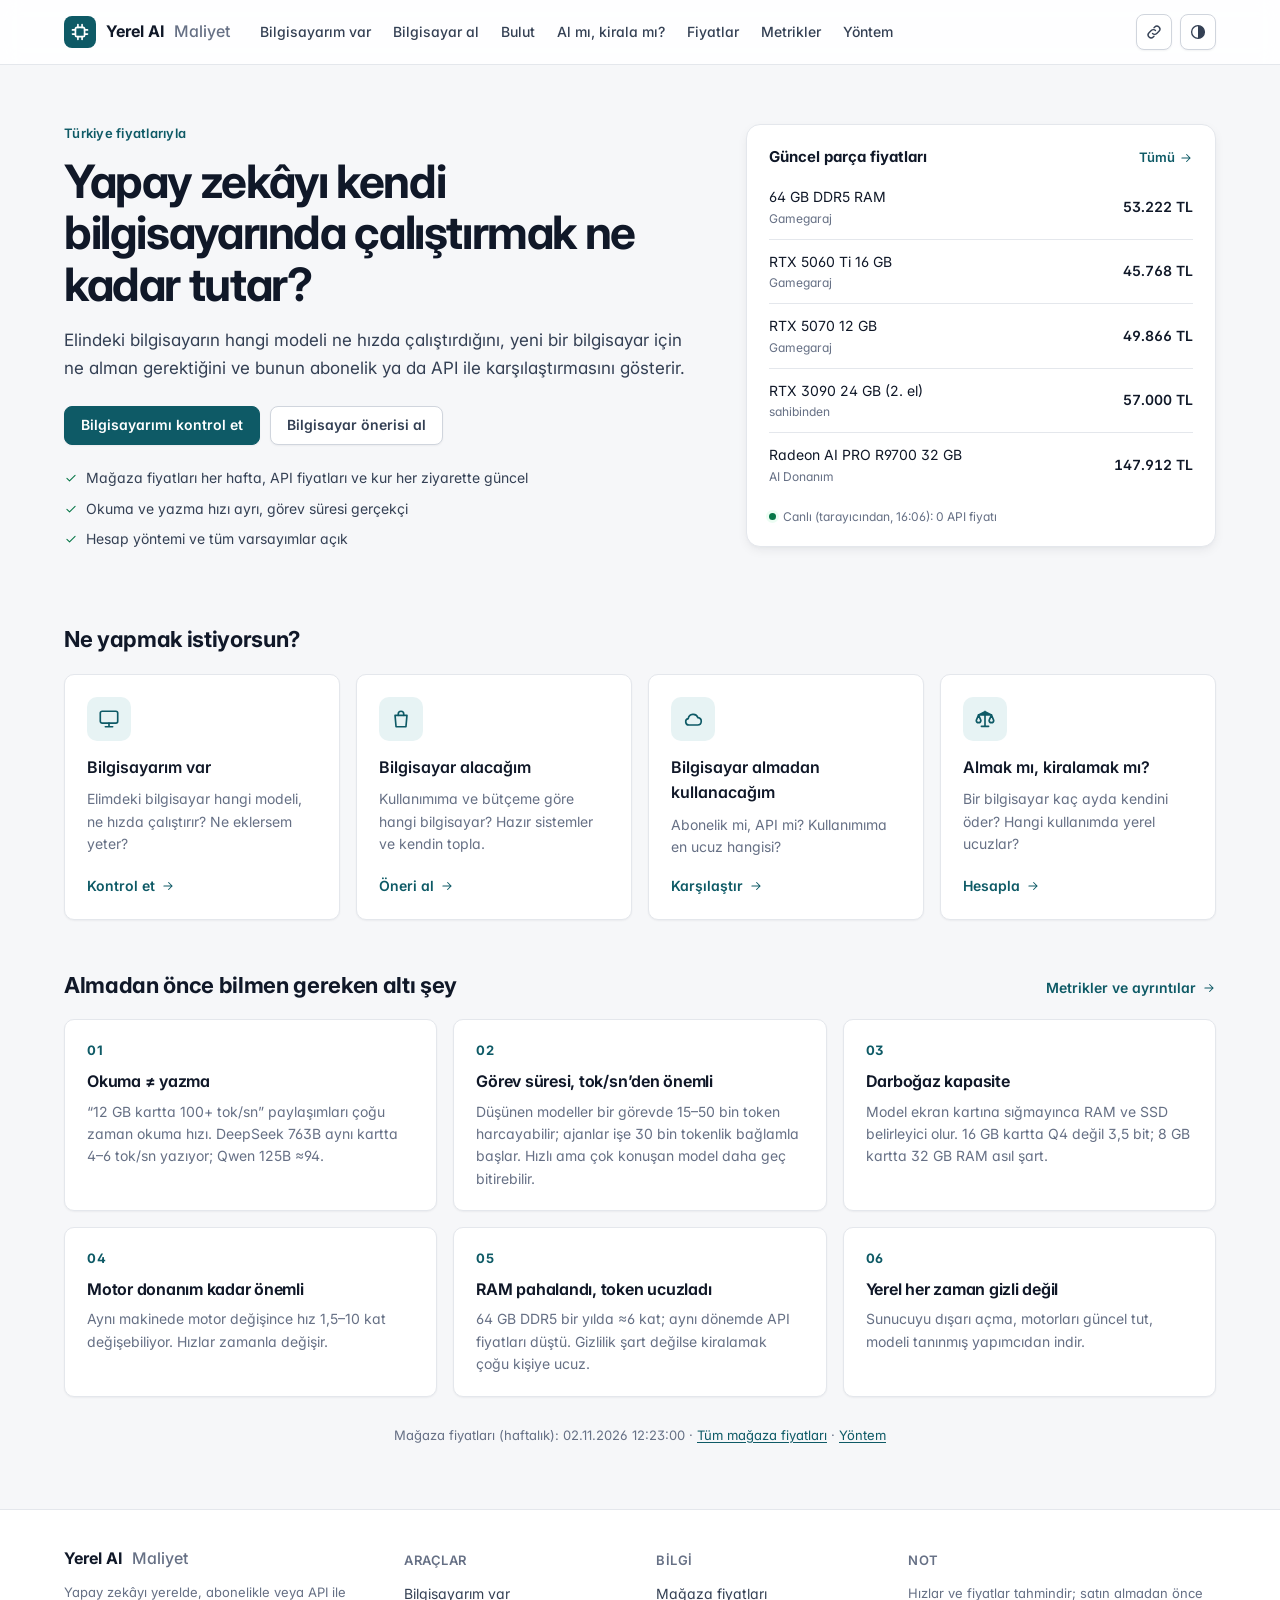
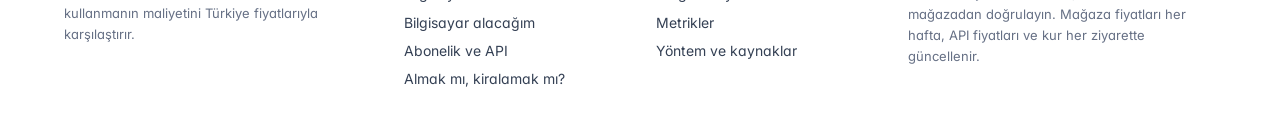
<file: index.html>
<!doctype html>
<html lang="tr">
<head>
<meta charset="utf-8"><meta name="viewport" content="width=device-width,initial-scale=1">
<title>Yerel AI maliyet</title>
<meta name="description" content="Yapay zekâyı kendi bilgisayarında mı, abonelikle mi, API ile mi kullanmak daha ucuz? Elindeki bilgisayar neyi çalıştırır, ne almalısın? Türkiye fiyatları; mağaza fiyatları haftalık, API fiyatları ve kur canlı.">
<meta name="color-scheme" content="light dark">
<link rel="preconnect" href="https://fonts.googleapis.com"><link rel="preconnect" href="https://fonts.gstatic.com" crossorigin>
<link rel="stylesheet" href="https://fonts.googleapis.com/css2?family=Inter:wght@400;500;600;700&display=swap">
<link rel="icon" href="data:image/svg+xml,%3Csvg xmlns=%27http://www.w3.org/2000/svg%27 viewBox=%270 0 32 32%27%3E%3Crect width=%2732%27 height=%2732%27 rx=%277%27 fill=%27%230e5a66%27/%3E%3Crect x=%279%27 y=%279%27 width=%2714%27 height=%2714%27 rx=%272.5%27 fill=%27none%27 stroke=%27white%27 stroke-width=%272.2%27/%3E%3C/svg%3E">
<link rel="stylesheet" href="assets/style.css">
</head>
<body>
<a class="skip" href="#app">İçeriğe geç</a>
<header class="topbar"><div class="wrap topbar-in">
 <a class="brand" href="#"><span class="logo" aria-hidden="true"><svg viewBox="0 0 24 24" fill="none" stroke="currentColor" stroke-width="2" stroke-linecap="round"><rect x="6.5" y="6.5" width="11" height="11" rx="2"/><path d="M9.5 3v3.5M14.5 3v3.5M9.5 17.5V21M14.5 17.5V21M3 9.5h3.5M3 14.5h3.5M17.5 9.5H21M17.5 14.5H21"/></svg></span>Yerel AI <span class="brand-sub">Maliyet</span></a>
 <nav class="nav" aria-label="Ana menü">
  <a href="#elimde">Bilgisayarım var</a><a href="#al">Bilgisayar al</a><a href="#bulut">Bulut</a><a href="#karsilastir">Al mı, kirala mı?</a><a href="#fiyatlar">Fiyatlar</a><a href="#metrikler">Metrikler</a><a href="#nasil">Yöntem</a>
 </nav>
 <div class="tools"><button id="share" class="btn ghost small icon-btn" type="button" aria-label="Ayarlarınla birlikte bağlantıyı kopyala" title="Bağlantıyı kopyala"><svg viewBox="0 0 24 24" fill="none" stroke="currentColor" stroke-width="1.8" stroke-linecap="round" aria-hidden="true"><path d="M10 14a4 4 0 0 0 5.66 0l3-3a4 4 0 0 0-5.66-5.66l-1 1"/><path d="M14 10a4 4 0 0 0-5.66 0l-3 3a4 4 0 0 0 5.66 5.66l1-1"/></svg></button><button id="theme" class="btn ghost small icon-btn" type="button" aria-label="Açık/koyu tema" title="Açık/koyu tema"><svg viewBox="0 0 24 24" fill="none" stroke="currentColor" stroke-width="1.8" aria-hidden="true"><circle cx="12" cy="12" r="8.5"/><path d="M12 3.5v17a8.5 8.5 0 0 0 0-17z" fill="currentColor" stroke="none"/></svg></button></div>
</div></header>
<main id="app" class="wrap" tabindex="-1"><p class="muted">Yükleniyor…</p></main>
<footer class="foot"><div class="wrap foot-grid">
 <div><a class="brand" href="#">Yerel AI <span class="brand-sub">Maliyet</span></a><p>Yapay zekâyı yerelde, abonelikle veya API ile kullanmanın maliyetini Türkiye fiyatlarıyla karşılaştırır.</p></div>
 <div><h4>Araçlar</h4><a href="#elimde">Bilgisayarım var</a><a href="#al">Bilgisayar alacağım</a><a href="#bulut">Abonelik ve API</a><a href="#karsilastir">Almak mı, kiralamak mı?</a></div>
 <div><h4>Bilgi</h4><a href="#fiyatlar">Mağaza fiyatları</a><a href="#metrikler">Metrikler</a><a href="#nasil">Yöntem ve kaynaklar</a></div>
 <div><h4>Not</h4><p>Hızlar ve fiyatlar tahmindir; satın almadan önce mağazadan doğrulayın. Mağaza fiyatları her hafta, API fiyatları ve kur her ziyarette güncellenir.</p></div>
</div></footer>
<div id="toast" class="toast" role="status" aria-live="polite"></div>
<script src="assets/calc.js"></script>
<script src="assets/app.js"></script>
</body>
</html>
</file>
<file: assets/style.css>
/* ---------- design tokens ---------- */
:root{
  color-scheme:light;
  --bg:#f6f7f9;--panel:#ffffff;--soft:#f2f4f7;--line:#e4e7ec;--border:#d0d5dd;
  --text:#101828;--text-2:#344054;--muted:#667085;
  --accent:#0e5a66;--accent-2:#127281;--accent-bg:#e7f3f4;--accent-line:#b7dadd;
  --ok:#067647;--ok-bg:#ecfdf3;--warn:#b54708;--warn-bg:#fffaeb;--bad:#b42318;--bad-bg:#fef3f2;
  --btn-text:#ffffff;--link:#0e5a66;--c1:#0e5a66;--c2:#c4320a;--c3:#6941c6;
  --shadow:0 1px 2px rgba(16,24,40,.05);--shadow-2:0 4px 12px -2px rgba(16,24,40,.08),0 2px 4px -2px rgba(16,24,40,.04);
  --r:10px;--r-sm:7px;
  --font:Inter,ui-sans-serif,system-ui,-apple-system,"Segoe UI",Roboto,sans-serif;
}
@media (prefers-color-scheme:dark){:root:not([data-theme="light"]){color-scheme:dark;
  --bg:#0c111a;--panel:#141b26;--soft:#1a2230;--line:#263041;--border:#344154;--text:#f2f4f7;--text-2:#d0d5dd;--muted:#98a2b3;
  --accent:#5fb8c4;--accent-2:#7ccbd5;--accent-bg:#13303a;--accent-line:#22505a;--ok:#47cd89;--ok-bg:#0f2a1e;--warn:#fdb022;--warn-bg:#2d2208;--bad:#f97066;--bad-bg:#2d1313;
  --btn-text:#0c111a;--link:#7ccbd5;--c1:#5fb8c4;--c2:#f38744;--c3:#a48afb;--shadow:none;--shadow-2:0 4px 16px rgba(0,0,0,.35)}}
:root[data-theme="dark"]{color-scheme:dark;
  --bg:#0c111a;--panel:#141b26;--soft:#1a2230;--line:#263041;--border:#344154;--text:#f2f4f7;--text-2:#d0d5dd;--muted:#98a2b3;
  --accent:#5fb8c4;--accent-2:#7ccbd5;--accent-bg:#13303a;--accent-line:#22505a;--ok:#47cd89;--ok-bg:#0f2a1e;--warn:#fdb022;--warn-bg:#2d2208;--bad:#f97066;--bad-bg:#2d1313;
  --btn-text:#0c111a;--link:#7ccbd5;--c1:#5fb8c4;--c2:#f38744;--c3:#a48afb;--shadow:none;--shadow-2:0 4px 16px rgba(0,0,0,.35)}

/* ---------- base ---------- */
*{box-sizing:border-box}html{scroll-behavior:smooth;-webkit-text-size-adjust:100%}
body{margin:0;background:var(--bg);color:var(--text);font:15px/1.6 var(--font);font-feature-settings:"cv11","ss01";-webkit-font-smoothing:antialiased}
a{color:var(--link);text-underline-offset:2px}a:hover{color:var(--accent-2)}
button,input,select{font:inherit;color:inherit}
:focus-visible{outline:2px solid var(--accent);outline-offset:2px;border-radius:4px}
h1,h2,h3,h4{color:var(--text);letter-spacing:-.015em}
.wrap{max-width:1200px;margin:0 auto;padding:0 24px}
.skip{position:absolute;left:-999px}.skip:focus{left:12px;top:12px;background:var(--panel);padding:8px 12px;z-index:30;border-radius:6px}
.muted{color:var(--muted)}.small{font-size:13px}.center{text-align:center}.bad{color:var(--bad)}
.ic{width:22px;height:22px}.bi{width:14px;height:14px;flex:none;vertical-align:-2px}
code{background:var(--soft);border:1px solid var(--line);padding:1px 6px;border-radius:5px;font-size:.92em}
.num{font-variant-numeric:tabular-nums}

/* ---------- top bar ---------- */
.topbar{position:sticky;top:0;z-index:20;background:color-mix(in srgb,var(--panel) 88%,transparent);backdrop-filter:saturate(1.4) blur(10px);border-bottom:1px solid var(--line)}
.topbar-in{display:flex;align-items:center;gap:20px;min-height:64px}
.brand{display:inline-flex;align-items:center;gap:10px;font-weight:700;font-size:16px;text-decoration:none;color:var(--text);white-space:nowrap}
.brand:hover{color:var(--text)}.brand-sub{color:var(--muted);font-weight:500}
.logo{display:grid;place-items:center;width:32px;height:32px;border-radius:8px;background:var(--accent);color:#fff}.logo svg{width:20px;height:20px}
.nav{display:flex;gap:2px;overflow-x:auto;scrollbar-width:none;flex:1}.nav::-webkit-scrollbar{display:none}
.nav a{white-space:nowrap;text-decoration:none;color:var(--text-2);font-size:14px;font-weight:500;padding:8px 10px;border-radius:7px}
.nav a:hover{color:var(--text);background:var(--soft)}
.nav a[aria-current="true"]{color:var(--accent);background:var(--accent-bg)}
.tools{display:flex;gap:8px;align-items:center}
.icon-btn{width:36px;height:36px;padding:0!important;justify-content:center}.icon-btn svg{width:18px;height:18px}

/* ---------- buttons ---------- */
.btn{display:inline-flex;align-items:center;justify-content:center;gap:8px;border:1px solid var(--accent);background:var(--accent);color:var(--btn-text);padding:10px 16px;border-radius:8px;font-weight:600;font-size:14px;line-height:1.2;text-decoration:none;cursor:pointer;box-shadow:var(--shadow);transition:background .15s,border-color .15s}
.btn:hover{background:var(--accent-2);border-color:var(--accent-2);color:var(--btn-text)}
.btn.ghost{background:var(--panel);color:var(--text-2);border-color:var(--border)}
.btn.ghost:hover{border-color:var(--accent);color:var(--accent);background:var(--panel)}
.btn.small{padding:7px 12px;font-size:13px}

/* ---------- home ---------- */
.hero{display:grid;grid-template-columns:minmax(0,1.35fr) minmax(0,1fr);gap:48px;align-items:center;padding:56px 0 24px}
.eyebrow{display:inline-block;color:var(--accent);font-weight:600;font-size:13px;letter-spacing:.02em;margin:0 0 12px}
h1{font-size:clamp(30px,4vw,46px);line-height:1.12;letter-spacing:-.03em;margin:0 0 16px;font-weight:700}
.lead{font-size:17px;line-height:1.65;color:var(--text-2);max-width:640px;margin:0 0 24px}
.hero-cta{display:flex;gap:10px;flex-wrap:wrap;margin-bottom:22px}
.hero-points{list-style:none;padding:0;margin:0;display:grid;gap:8px;color:var(--text-2);font-size:14px}
.hero-points li{display:flex;gap:8px;align-items:center}.hero-points .bi{color:var(--ok)}
.price-panel{background:var(--panel);border:1px solid var(--line);border-radius:14px;box-shadow:var(--shadow-2);padding:20px 22px}
.pp-head{display:flex;justify-content:space-between;align-items:baseline;margin-bottom:6px}.pp-head a{font-size:13px;font-weight:600;text-decoration:none}
.price-panel table{width:100%;border-collapse:collapse}
.price-panel td{padding:11px 0;border-bottom:1px solid var(--line);font-size:14px}.price-panel tr:last-child td{border-bottom:0}
.price-panel td small{display:block;color:var(--muted);font-size:12px}
.price-panel td.num{text-align:right;font-weight:600;white-space:nowrap}
.pp-foot{margin:10px 0 0;font-size:12px;color:var(--muted)}
h2.q{font-size:22px;margin:44px 0 16px;font-weight:700}
.personas{display:grid;grid-template-columns:repeat(4,minmax(0,1fr));gap:16px}
.persona{display:flex;flex-direction:column;gap:8px;background:var(--panel);border:1px solid var(--line);border-radius:var(--r);padding:22px;text-decoration:none;color:var(--text);box-shadow:var(--shadow);transition:border-color .15s,box-shadow .15s}
.persona:hover{border-color:var(--accent-line);box-shadow:var(--shadow-2);color:var(--text)}
.persona .pi{display:grid;place-items:center;width:44px;height:44px;border-radius:10px;background:var(--accent-bg);color:var(--accent);margin-bottom:6px}
.persona b{font-size:16px;font-weight:600}.persona span{color:var(--muted);font-size:14px}
.persona em{margin-top:auto;font-style:normal;color:var(--accent);font-weight:600;font-size:14px;padding-top:8px;display:inline-flex;align-items:center;gap:6px}

/* ---------- page header ---------- */
.page-head{display:flex;gap:18px;align-items:flex-start;padding:44px 0 8px}.page-head h1{font-size:clamp(26px,3.2vw,36px);margin-bottom:10px}.page-head .lead{margin-bottom:8px}
.ph-ic{flex:none;display:grid;place-items:center;width:52px;height:52px;border-radius:14px;background:linear-gradient(145deg,var(--accent),var(--accent-2));color:#fff;box-shadow:0 6px 16px -6px color-mix(in srgb,var(--accent) 60%,transparent);margin-top:4px}.ph-ic .ic{width:26px;height:26px}

/* ---------- cards ---------- */
.card{background:var(--panel);border:1px solid var(--line);border-radius:var(--r);padding:24px;margin:20px 0;box-shadow:var(--shadow)}
.card h2{font-size:18px;font-weight:600;margin:0 0 12px}
.lessons ol{margin:0;padding-left:20px;color:var(--text-2)}.lessons li{margin:8px 0}.lessons li b{color:var(--text)}
.prose{color:var(--text-2)}.prose h2{margin-top:26px}.prose h2:first-child{margin-top:0}.prose li{margin:6px 0}.prose b{color:var(--text)}
.block{margin:36px 0}.block-head{display:flex;justify-content:space-between;align-items:center;gap:12px;flex-wrap:wrap;margin-bottom:12px}.block h2{font-size:20px;font-weight:600;margin:0}

/* ---------- forms & usage panel ---------- */
.usage-head{display:flex;align-items:baseline;gap:12px;flex-wrap:wrap;margin-bottom:14px}.usage-head h2{margin:0}
.presets{display:grid;grid-template-columns:repeat(auto-fill,minmax(170px,1fr));gap:8px;margin-bottom:16px}
.preset{text-align:left;border:1px solid var(--border);background:var(--panel);border-radius:8px;padding:11px 13px;cursor:pointer;transition:border-color .15s,background .15s}
.preset b{display:block;font-size:14px;font-weight:600}.preset small{color:var(--muted);font-size:12px}
.preset:hover{border-color:var(--accent-line)}.preset.on{border-color:var(--accent);background:var(--accent-bg);box-shadow:inset 0 0 0 1px var(--accent)}
.fields{display:grid;grid-template-columns:repeat(auto-fill,minmax(210px,1fr));gap:12px}.fields.four{grid-template-columns:repeat(4,minmax(0,1fr))}
.f{display:flex;flex-direction:column;gap:6px;font-size:13px;color:var(--text-2);font-weight:500}
.f input,.f select,.brow select{background:var(--panel);border:1px solid var(--border);border-radius:8px;padding:9px 12px;font-size:15px;color:var(--text);box-shadow:var(--shadow);max-width:100%;min-width:0}
.f input:focus,.f select:focus,.brow select:focus{outline:none;border-color:var(--accent);box-shadow:0 0 0 3px var(--accent-bg)}
.hint{display:inline-grid;place-items:center;width:16px;height:16px;border-radius:50%;background:var(--soft);border:1px solid var(--line);font-style:normal;font-size:10px;cursor:help;color:var(--muted)}
.row-label{font-size:13px;color:var(--text-2);font-weight:500;margin:18px 0 8px}
.seg{display:flex;flex-wrap:wrap;gap:8px}
.seg button{border:1px solid var(--border);background:var(--panel);border-radius:8px;padding:9px 13px;text-align:left;cursor:pointer;transition:border-color .15s,background .15s}
.seg button b{display:block;font-size:14px;font-weight:600}.seg button small{color:var(--muted);font-size:12px}
.seg button:hover{border-color:var(--accent-line)}
.seg button[aria-pressed="true"]{border-color:var(--accent);background:var(--accent-bg);box-shadow:inset 0 0 0 1px var(--accent)}
.seg button[aria-pressed="true"] b{color:var(--accent)}
.seg.small button{padding:7px 12px;font-size:13px;font-weight:500}
.check{display:flex;gap:10px;align-items:flex-start;font-size:14px;margin-top:14px;color:var(--text-2)}.check input{margin-top:4px;accent-color:var(--accent)}
details.more{margin-top:14px}details.more summary{cursor:pointer;color:var(--accent);font-size:14px;font-weight:600;list-style-position:inside}details.more[open] summary{margin-bottom:12px}

/* ---------- computers ---------- */
.pcgrid{display:grid;grid-template-columns:repeat(auto-fill,minmax(310px,1fr));gap:16px}.pcgrid.three{grid-template-columns:repeat(3,minmax(0,1fr))}.pcgrid.two{grid-template-columns:repeat(2,minmax(0,1fr))}.pcgrid.two .card{margin:0}
.pc{position:relative;display:flex;flex-direction:column;gap:8px;background:var(--panel);border:1px solid var(--line);border-radius:var(--r);padding:20px;box-shadow:var(--shadow)}
.pc.hl{border-color:var(--accent-line);box-shadow:var(--shadow-2)}
.tag{align-self:flex-start;background:var(--accent-bg);color:var(--accent);font-size:12px;font-weight:600;padding:3px 10px;border-radius:20px;margin-bottom:2px}
.pc-top{display:flex;justify-content:space-between;gap:12px;align-items:baseline}.pc h3{font-size:16px;font-weight:600;margin:0;line-height:1.35}
.pc-top strong{font-size:18px;font-weight:700;white-space:nowrap;font-variant-numeric:tabular-nums}
.pc p{margin:0}
.pc-stats{display:grid;grid-template-columns:repeat(3,minmax(0,1fr));gap:1px;background:var(--line);border:1px solid var(--line);border-radius:8px;overflow:hidden;margin:6px 0}
.pc-stats div{background:var(--soft);padding:10px 12px}
.pc-stats span{display:block;font-size:12px;color:var(--muted)}.pc-stats b{font-size:15px;font-weight:600;font-variant-numeric:tabular-nums}.pc-stats small{display:block;font-size:11px;color:var(--muted)}
.reason{color:var(--accent)}.actions{display:flex;gap:8px;flex-wrap:wrap;margin-top:auto;padding-top:8px}
.badge{display:inline-flex;align-items:center;gap:5px;font-size:12px;font-weight:600;padding:3px 9px;border-radius:20px;background:var(--soft);white-space:nowrap;border:1px solid transparent}
.badge.ok{color:var(--ok);background:var(--ok-bg);border-color:color-mix(in srgb,var(--ok) 25%,transparent)}
.badge.slow{color:var(--warn);background:var(--warn-bg);border-color:color-mix(in srgb,var(--warn) 25%,transparent)}
.badge.no{color:var(--bad);background:var(--bad-bg);border-color:color-mix(in srgb,var(--bad) 25%,transparent)}
.parts{list-style:none;margin:0;padding:0;display:grid;gap:0}
.parts li{display:grid;grid-template-columns:minmax(0,1fr) auto auto auto;gap:10px;align-items:baseline;font-size:13px;border-bottom:1px solid var(--line);padding:8px 0}
.parts li:last-child{border-bottom:0}.parts li small{display:block;color:var(--muted);font-size:12px}.parts b{font-variant-numeric:tabular-nums;white-space:nowrap;font-weight:600}

/* ---------- "I have a computer" ---------- */
.mgrid{display:grid;grid-template-columns:repeat(4,minmax(0,1fr));gap:12px;margin-top:8px}
.mcard{display:flex;flex-direction:column;gap:6px;background:var(--panel);border:1px solid var(--line);border-radius:var(--r);padding:16px;box-shadow:var(--shadow)}
.mcard h3{font-size:14px;font-weight:600;margin:4px 0 0}.mcard p{margin:0}.mcard.no{opacity:.8}.mcard .badge{align-self:flex-start}
.big{font-size:24px;font-weight:700;letter-spacing:-.02em;font-variant-numeric:tabular-nums}.big small{font-size:13px;font-weight:500;color:var(--muted)}
.tip{background:var(--accent-bg);border:1px solid var(--accent-line);border-left:3px solid var(--accent);border-radius:8px;padding:14px 18px;margin:18px 0;font-size:15px;color:var(--text-2)}.tip b{color:var(--text)}
.recs,.checks{margin:0;padding-left:18px;color:var(--text-2)}.recs li,.checks li{margin:8px 0}.recs li b,.checks li b{color:var(--text)}.recs li span{display:block;color:var(--muted);font-size:14px}
details.card.alt{padding:16px 22px}details.card.alt summary{font-size:15px}

/* ---------- builder ---------- */
.builder{display:grid;grid-template-columns:minmax(0,1fr) 300px;gap:20px;background:var(--panel);border:1px solid var(--line);border-radius:var(--r);padding:22px;box-shadow:var(--shadow)}
.brows{display:grid;gap:10px;align-content:start}.brow{display:grid;grid-template-columns:110px minmax(0,1.25fr) auto minmax(0,1.1fr) auto;gap:10px;align-items:center}
.blabel{font-size:13px;font-weight:600;color:var(--text-2)}.brow select{padding:8px 10px;font-size:14px}
.bsum{display:flex;flex-direction:column;gap:10px;background:var(--soft);border:1px solid var(--line);border-radius:10px;padding:18px;position:sticky;top:84px;align-self:start}
.bsum ul{margin:0;padding-left:16px}.bsum li{margin:4px 0}.bsum p{margin:0}

/* ---------- tables ---------- */
.tablewrap{overflow-x:auto;background:var(--panel);border:1px solid var(--line);border-radius:var(--r);box-shadow:var(--shadow)}
.systable{width:100%;border-collapse:collapse;min-width:860px}
.systable th{font-size:12px;font-weight:600;color:var(--muted);text-align:left;padding:12px 14px;border-bottom:1px solid var(--line);background:var(--soft);white-space:nowrap;text-transform:uppercase;letter-spacing:.03em}
.systable td{padding:12px 14px;border-bottom:1px solid var(--line);font-size:14px;vertical-align:top}
.systable tr:last-child td{border-bottom:0}.systable td small{display:block;color:var(--muted);font-size:12px}.systable .num{text-align:right;white-space:nowrap}
.systable details.more{margin-top:4px}.systable details.more summary{font-size:12px}.systable tbody tr:hover td{background:color-mix(in srgb,var(--soft) 60%,transparent)}

/* ---------- cloud bars ---------- */
.bars{display:grid}.bar-row{display:grid;grid-template-columns:minmax(0,42%) minmax(60px,1fr) 120px;gap:14px;align-items:center;font-size:14px;border-bottom:1px solid var(--line);padding:9px 0}
.bar-row:last-child{border-bottom:0}.bar-row.dim{opacity:.55}.bn small{display:block;color:var(--muted);font-size:12px}
.bt{height:8px;background:var(--soft);border-radius:4px;overflow:hidden}.bt i{display:block;height:100%;background:var(--accent);border-radius:4px}
.bar-row b{text-align:right;font-variant-numeric:tabular-nums;font-weight:600}

/* ---------- compare ---------- */
.cmp-pick{display:grid;grid-template-columns:minmax(0,1fr) minmax(0,1fr);gap:14px}
.verdict{background:var(--panel);border:1px solid var(--accent-line);border-left:4px solid var(--accent);border-radius:var(--r);padding:24px;margin:20px 0;box-shadow:var(--shadow-2)}
.verdict p{font-size:18px;line-height:1.5;margin:0 0 16px;color:var(--text-2)}.verdict p b{color:var(--accent)}
.vstats{display:grid;grid-template-columns:repeat(3,minmax(0,1fr));gap:12px}
.vstats div{background:var(--soft);border:1px solid var(--line);border-radius:8px;padding:12px 14px}
.vstats span{display:block;font-size:12px;color:var(--muted)}.vstats b{font-size:20px;font-weight:700;font-variant-numeric:tabular-nums}.vstats small{display:block;font-size:12px;color:var(--muted)}
#chart{position:relative}.chart{width:100%;height:auto;display:block}.chart .grid{stroke:var(--line)}.chart .ax{fill:var(--muted);font-size:12px;font-family:var(--font)}.chart .xh{stroke:var(--muted);stroke-dasharray:2 3}
.legend{display:flex;flex-wrap:wrap;gap:16px;font-size:13px;margin-top:8px;color:var(--text-2)}
.legend i,.ctip i{display:inline-block;width:14px;height:3px;border-radius:2px;margin-right:6px;vertical-align:middle}
.ctip{position:absolute;background:var(--panel);border:1px solid var(--border);border-radius:8px;padding:10px 12px;font-size:13px;box-shadow:var(--shadow-2);pointer-events:none;min-width:210px}

/* ---------- prices ---------- */
.offer-part{margin:14px 0 22px;overflow-x:auto}.offer-part h3{font-size:15px;font-weight:600;margin:0 0 8px}
.offers{width:100%;border-collapse:collapse;border:1px solid var(--line);border-radius:8px;overflow:hidden}
.offers td{padding:9px 12px;border-bottom:1px solid var(--line);font-size:14px;vertical-align:middle}
.offers tr:last-child td{border-bottom:0}.offers tr.sel td{background:var(--accent-bg)}
.offers .num{text-align:right;white-space:nowrap}.offers td:last-child{max-width:340px;overflow-wrap:anywhere}
.offers input{accent-color:var(--accent)}
.links{padding-left:18px;color:var(--text-2)}.links li{margin:8px 0}

/* ---------- footer ---------- */
.foot{margin-top:64px;border-top:1px solid var(--line);background:var(--panel)}
.foot-grid{display:grid;grid-template-columns:1.4fr 1fr 1fr 1.4fr;gap:32px;padding-top:36px;padding-bottom:40px}
.foot h4{font-size:13px;font-weight:600;text-transform:uppercase;letter-spacing:.04em;color:var(--muted);margin:4px 0 12px}
.foot a:not(.brand){display:block;color:var(--text-2);text-decoration:none;font-size:14px;margin:6px 0}.foot a:not(.brand):hover{color:var(--accent)}
.foot p{color:var(--muted);font-size:13px;margin:10px 0 0}

.toast{position:fixed;left:50%;bottom:24px;transform:translateX(-50%);background:var(--text);color:var(--bg);padding:10px 16px;border-radius:8px;font-size:14px;opacity:0;pointer-events:none;transition:opacity .2s;z-index:40;box-shadow:var(--shadow-2)}.toast.show{opacity:1}

/* ---------- structure: steps, section heads ---------- */
.step{display:flex;align-items:center;gap:14px;margin:40px 0 14px;flex-wrap:wrap}
.step .sn{flex:none;display:grid;place-items:center;width:30px;height:30px;border-radius:50%;background:var(--accent-bg);color:var(--accent);font-weight:700;font-size:14px;border:1px solid var(--accent-line)}
.step .st{flex:1;min-width:220px}.step h2{font-size:20px;font-weight:650;margin:0;line-height:1.3}.step p{margin:2px 0 0;color:var(--muted);font-size:14px}
.step + .card,.step + .tip,.step + .verdict,.step + .tablewrap{margin-top:0}
.sec-head{display:flex;justify-content:space-between;align-items:baseline;gap:12px;margin:48px 0 16px;flex-wrap:wrap}.sec-head h2{font-size:22px;margin:0;font-weight:700}
.sec-head a{font-size:14px;font-weight:600;text-decoration:none;display:inline-flex;align-items:center;gap:6px}
.card-head{display:flex;justify-content:space-between;align-items:flex-start;gap:12px;flex-wrap:wrap;margin-bottom:12px}.card-head h2{margin:0 0 2px}
.h-ic{width:20px;height:20px;color:var(--accent);vertical-align:-4px;margin-right:8px}
.row-label.first{margin-top:0}
.preset em{display:block;font-style:normal;font-weight:600;font-size:12px;color:var(--accent);margin-top:2px}
.badges{display:flex;gap:6px;flex-wrap:wrap}
.mini{display:inline-block;font-size:11px;font-weight:600;padding:1px 7px;border-radius:10px;background:var(--soft);color:var(--muted);border:1px solid var(--line);vertical-align:1px}.mini.ok{color:var(--ok);background:var(--ok-bg);border-color:transparent}.mini.bad{color:var(--bad);background:var(--bad-bg);border-color:transparent}
.note{margin:14px 0 0}

/* home */
.lgrid{display:grid;grid-template-columns:repeat(3,minmax(0,1fr));gap:16px}
.lesson{background:var(--panel);border:1px solid var(--line);border-radius:var(--r);padding:20px 22px;box-shadow:var(--shadow)}
.lesson .ln{display:block;font-size:13px;font-weight:700;color:var(--accent);letter-spacing:.04em;margin-bottom:8px}
.lesson h3{font-size:16px;margin:0 0 6px;font-weight:650}.lesson p{margin:0;color:var(--muted);font-size:14px}
.data-note{margin-top:28px}
.live-dot{display:inline-block;width:7px;height:7px;border-radius:50%;background:var(--ok);margin-right:7px;vertical-align:1px;box-shadow:0 0 0 3px var(--ok-bg)}
.pp-head a{display:inline-flex;align-items:center;gap:4px}

/* my computer */
.chips{display:flex;flex-wrap:wrap;gap:8px;margin-top:16px;padding-top:16px;border-top:1px solid var(--line)}
.chips span{display:inline-flex;align-items:center;gap:6px;background:var(--soft);border:1px solid var(--line);border-radius:20px;padding:5px 12px;font-size:13px;color:var(--muted)}.chips b{color:var(--text);font-weight:600}.chips .bi{color:var(--accent)}
.meter{display:block;height:6px;border-radius:3px;background:var(--soft);overflow:hidden;margin:2px 0 4px}.meter i{display:block;height:100%;border-radius:3px;background:var(--ok)}.meter.slow i{background:var(--warn)}.meter.no i{background:var(--bad)}
.mcard.ok{border-top:3px solid var(--ok)}.mcard.slow{border-top:3px solid var(--warn)}.mcard.no{border-top:3px solid var(--bad)}
.fitgroup{margin:4px 0 14px}.fitgroup:last-child{margin-bottom:0}.fitgroup h3{font-size:14px;font-weight:600;margin:0 0 10px;display:flex;gap:8px;align-items:center}
.pills{display:flex;flex-wrap:wrap;gap:6px}.pills span{font-size:13px;background:var(--soft);border:1px solid var(--line);border-radius:6px;padding:3px 9px;color:var(--text-2)}
.cta{display:flex;flex-direction:column;background:linear-gradient(160deg,var(--accent-bg),var(--panel) 70%)}.cta p{margin:0 0 8px}
.pcgrid.two .card{display:flex;flex-direction:column}

/* task-time bars */
.tbars{display:grid;gap:10px;margin:14px 0 6px}
.tb-row{display:grid;grid-template-columns:minmax(0,220px) minmax(0,1fr) 72px;gap:14px;align-items:center;font-size:14px}
.tb-l small{display:block;color:var(--muted);font-size:12px}
.tb-bar{display:flex;height:26px;border-radius:6px;overflow:hidden;background:var(--soft)}
.tb-bar i{display:flex;align-items:center;justify-content:center;font-style:normal;font-size:12px;font-weight:600;color:#fff;white-space:nowrap;overflow:hidden;min-width:0}
.tb-bar .rd,.k-rd{background:var(--c3)}.chart .pt.slow{fill:var(--warn)}.tb-bar .wr,.k-wr{background:var(--c1)}
.tb-row b{text-align:right;font-variant-numeric:tabular-nums}
:root[data-theme="dark"] .tb-bar i,:root[data-theme="dark"] .sbar i:not(.seg-c){color:#0c111a}
@media (prefers-color-scheme:dark){:root:not([data-theme="light"]) .tb-bar i,:root:not([data-theme="light"]) .sbar i:not(.seg-c){color:#0c111a}}
.legend i.seg-c,.legend i.seg-i,.legend i.seg-o,.legend i.k-rd,.legend i.k-wr,.legend i.k-ok,.legend i.k-over{height:10px;width:10px;border-radius:3px}
.legend i.k-dot{background:none;border-top:3px dotted var(--muted);height:0;width:16px;border-radius:0}

/* builder */
.bsum .bspeeds{list-style:none;margin:4px 0;padding:0;display:grid;gap:8px}
.bspeeds li{display:grid;grid-template-columns:1fr auto;gap:2px 8px;align-items:center;background:var(--panel);border:1px solid var(--line);border-radius:8px;padding:8px 10px;font-size:13px}
.bspeeds li .badge{grid-column:1/-1;justify-self:start}.bspeeds small{grid-column:1/-1;color:var(--muted)}
.ext{display:inline-grid;place-items:center;width:32px;height:32px;border-radius:8px;border:1px solid var(--border);color:var(--text-2)}.ext:hover{border-color:var(--accent);color:var(--accent)}

/* cloud */
.pcgrid.four{grid-template-columns:repeat(4,minmax(0,1fr))}
.cloudcard h3{font-size:16px}.cloudcard .big{margin:4px 0 2px}
.bar-group{margin-bottom:18px}.bar-group h3{font-size:13px;text-transform:uppercase;letter-spacing:.04em;color:var(--muted);font-weight:600;margin:0 0 4px;padding-bottom:8px;border-bottom:1px solid var(--line)}

/* compare */
.cmp-pick{margin-top:16px}
.vline{font-size:15px!important;margin:16px 0 0!important;padding-top:14px;border-top:1px solid var(--line)}
.chart-wrap{position:relative}.chartbox{position:relative}
.chart .ln{fill:none;stroke-width:2.6;stroke-linejoin:round;stroke-linecap:round}.chart .ln.over{stroke-width:2;opacity:.6}
.chart .dot{fill:var(--panel);stroke-width:2.2}.chart .mk{stroke:var(--text-2);stroke-dasharray:4 4;opacity:.55}.chart .mkt{fill:var(--text-2);font-size:12px;font-weight:600;font-family:var(--font)}
.chart .unit{font-weight:600}.chart .grid{stroke:var(--line)}

/* prices */
.sources{display:grid;grid-template-columns:repeat(3,minmax(0,1fr));gap:12px;margin:20px 0}
.src{display:flex;gap:12px;align-items:flex-start;background:var(--panel);border:1px solid var(--line);border-radius:var(--r);padding:14px 16px;box-shadow:var(--shadow)}
.src>svg{flex:none;color:var(--accent);margin-top:2px}.src b{display:block;font-size:14px}.src span{display:block;color:var(--muted);font-size:13px}
.sources.flow .src{box-shadow:none;background:var(--soft)}
.jump{display:flex;flex-wrap:wrap;gap:6px;align-items:center;margin:8px 0 4px}
.jump button:not(.btn){border:1px solid var(--border);background:var(--panel);border-radius:20px;padding:5px 12px;font-size:13px;cursor:pointer;color:var(--text-2)}.jump button:not(.btn):hover{border-color:var(--accent);color:var(--accent)}
.jump .btn{margin-left:auto}
.card[id^="cat-"]{scroll-margin-top:84px}
.oparts{border:1px solid var(--line);border-radius:8px;overflow:hidden}
.opart{border-bottom:1px solid var(--line)}.opart:last-child{border-bottom:0}
.opart summary{display:grid;grid-template-columns:minmax(0,1.4fr) minmax(0,1fr) 110px 90px 18px;gap:12px;align-items:center;padding:11px 14px;cursor:pointer;list-style:none;font-size:14px}
.opart summary::-webkit-details-marker{display:none}.opart summary:hover{background:var(--soft)}
.op-n{font-weight:600}.op-s{color:var(--text-2)}.opart summary .num{text-align:right}.op-c{color:var(--muted);font-size:13px;text-align:right}
.chev{color:var(--muted);transition:transform .15s}.opart[open] .chev{transform:rotate(90deg)}.opart[open] summary{background:var(--soft)}
.op-body{padding:10px 14px 14px;overflow-x:auto;background:var(--soft)}.op-body .offers{background:var(--panel)}

/* method */
.formulas{display:grid;gap:0;border:1px solid var(--line);border-radius:8px;overflow:hidden;margin-bottom:12px}
.fx{display:grid;grid-template-columns:150px minmax(0,1fr);gap:4px 18px;padding:14px 16px;border-bottom:1px solid var(--line)}.fx:last-child{border-bottom:0}
.fx-n{font-weight:600;grid-row:span 2}.fx-f{justify-self:start;font-size:13.5px;background:var(--accent-bg);border-color:var(--accent-line);color:var(--text)}.fx p{margin:0;color:var(--muted);font-size:13.5px}

/* metrics */
.doc{display:grid;grid-template-columns:230px minmax(0,1fr);gap:28px;align-items:start;margin-top:12px}
.toc{position:sticky;top:84px;display:grid;gap:2px;padding:8px;background:var(--panel);border:1px solid var(--line);border-radius:var(--r);box-shadow:var(--shadow)}
.toc button{display:flex;gap:10px;align-items:baseline;text-align:left;border:0;background:none;padding:7px 10px;border-radius:7px;font-size:13.5px;color:var(--text-2);cursor:pointer}
.toc button span{color:var(--muted);font-size:12px;font-variant-numeric:tabular-nums;min-width:14px}.toc button:hover{background:var(--soft);color:var(--accent)}
.doc-main .card:first-child{margin-top:0}.doc-main .card{scroll-margin-top:84px}
.secn{display:inline-grid;place-items:center;min-width:26px;height:26px;padding:0 6px;border-radius:7px;background:var(--accent-bg);color:var(--accent);font-size:13px;font-weight:700;margin-right:10px;vertical-align:1px}
.fields.two{grid-template-columns:repeat(2,minmax(0,1fr))}
.m-stats{margin-top:16px}.m-stats .okc{border-color:color-mix(in srgb,var(--ok) 35%,transparent);background:var(--ok-bg)}.m-stats .warnc{border-color:color-mix(in srgb,var(--warn) 35%,transparent);background:var(--warn-bg)}
.viz{margin:18px 0;padding:16px 18px;border:1px solid var(--line);border-radius:10px;background:color-mix(in srgb,var(--soft) 55%,var(--panel))}
.viz-h{font-size:13px;font-weight:600;color:var(--text);margin-bottom:12px}.viz-h .muted{font-weight:500}
.viz .tbars{margin-top:0}
.sb-group{margin:0 0 14px}.sb-group>b{display:block;font-size:13px;margin-bottom:6px}
.sb-row{display:grid;grid-template-columns:70px minmax(0,1fr);gap:12px;align-items:center;font-size:12px;color:var(--muted);margin:4px 0}
.sbar{display:flex;height:22px;border-radius:5px;overflow:hidden;background:var(--soft)}
.sbar i{display:flex;align-items:center;justify-content:center;font-style:normal;font-size:11px;font-weight:600;color:#fff;overflow:hidden;white-space:nowrap}
.seg-c{background:color-mix(in srgb,var(--c1) 40%,var(--panel))}.seg-i{background:var(--c1)}.seg-o{background:var(--c2)}
.sbar .seg-c{color:var(--text)}
.rbars{display:grid;gap:8px}.rb-row{display:grid;grid-template-columns:190px minmax(0,1fr) 92px;gap:12px;align-items:center;font-size:13px}
.rb-row b{text-align:right;font-variant-numeric:tabular-nums;font-weight:600}
.rb{position:relative;height:14px;background:var(--soft);border-radius:4px}.rb i{position:absolute;top:0;bottom:0;background:var(--accent);border-radius:4px}
.rb-row.axis{margin-top:-2px}.rb-ax{position:relative;height:16px}.rb-ax em{position:absolute;transform:translateX(-50%);font-style:normal;font-size:11px;color:var(--muted)}
.hbars{display:grid;gap:6px}.hb-row{display:grid;grid-template-columns:200px minmax(0,1fr) 110px;gap:12px;align-items:center;font-size:13px;padding:2px 6px;border-radius:6px}
.hb{height:12px;background:var(--soft);border-radius:4px;overflow:hidden}.hb i{display:block;height:100%;background:var(--accent);border-radius:4px}
.hb-row b{font-variant-numeric:tabular-nums;font-weight:600}.hb-row b small{color:var(--muted);font-weight:500;font-size:11px}
.hbars.dev .hb-row.over .hb i,.legend i.k-over{background:var(--warn)}.legend i.k-ok{background:var(--accent)}
.hb-row.sel{background:var(--accent-bg);outline:1px solid var(--accent-line)}.hb-row.sel span:first-child{font-weight:600;color:var(--accent)}

/* sorting, model rows, tooltips */
.th-sort{display:inline-flex;align-items:center;gap:4px;border:0;background:none;padding:0;font:inherit;color:inherit;text-transform:inherit;letter-spacing:inherit;cursor:pointer;white-space:nowrap}
.th-sort .bi{width:12px;height:12px;opacity:.45}.th-sort:hover,.th-sort.on{color:var(--accent)}.th-sort.on .bi{opacity:1}
th.num .th-sort{justify-content:flex-end;width:100%}
.systable.compact{min-width:1060px}.systable.compact td:first-child{min-width:190px}.systable.compact td,.systable.compact th{white-space:nowrap}.systable.compact td:first-child{white-space:normal}.systable.compact td{padding:10px 14px}.systable.compact td .badge{margin-left:8px;vertical-align:1px}
.tablewrap.flat{box-shadow:none;margin:16px 0 6px}
.sortbar{justify-content:flex-start;align-items:center;gap:10px;margin-bottom:18px}
.mrow{list-style:none;margin:2px 0 0;padding:0;display:grid;gap:4px}
.mrow li{display:grid;grid-template-columns:10px minmax(0,1fr) auto 64px;gap:8px;align-items:center;font-size:13px;padding:5px 8px;border-radius:6px;color:var(--text-2)}
.mrow li.on{background:var(--accent-bg);color:var(--text)}.mrow b{font-variant-numeric:tabular-nums;font-weight:600}.mrow small{color:var(--muted);text-align:right;font-variant-numeric:tabular-nums}
.dot{width:8px;height:8px;border-radius:50%;background:var(--muted)}.dot.ok{background:var(--ok)}.dot.slow{background:var(--warn)}.dot.no{background:var(--bad)}
.tb-bar.abs{background:var(--soft)}.tb-bar.abs i{flex:none}
.ctip div{white-space:nowrap;margin-top:3px}.ctip small{display:block;margin-left:20px;font-size:12px}

/* model families */
.model-pick{display:grid;gap:12px;grid-template-columns:minmax(0,1fr)}.model-pick .f{max-width:520px;min-width:0}.model-pick select{width:100%}
.mc-top{display:flex;justify-content:space-between;align-items:center;gap:6px}.fam{font-size:12px;font-weight:600;color:var(--muted);background:var(--soft);border:1px solid var(--line);border-radius:10px;padding:1px 8px}
.mcard h3 small{display:block;font-weight:500;color:var(--muted);font-size:12px;margin-top:2px}
.mgrid.fam{grid-template-columns:repeat(4,minmax(0,1fr))}
tr.dimrow td{color:var(--muted)}tr.dimrow td b{color:var(--text-2);font-weight:500}

/* buy page charts */
.chart .pt{stroke:var(--panel);stroke-width:1.5;opacity:.9}.chart .pt.ok{fill:var(--ok)}.chart .pt.slow{fill:var(--warn)}.chart .pt.no{fill:var(--bad)}
.chart .pt.out{opacity:.35}.chart .pt.pick{stroke:var(--text);stroke-width:2.5;opacity:1}
.chart .ptl{fill:var(--text);font-size:12px;font-weight:600;font-family:var(--font);paint-order:stroke;stroke:var(--panel);stroke-width:4px}
.chart .over-budget{fill:var(--soft);opacity:.7}
.legend i.k-bad{background:var(--bad);height:10px;width:10px;border-radius:50%}.legend i.k-ring{background:none;border:2px solid var(--text);height:10px;width:10px;border-radius:50%}
.tb-bar .pu,.k-pu{background:var(--c1)}.tb-bar .el,.k-el{background:var(--c3)}.tb-bar .cl,.k-cl{background:var(--c2)}
.legend i.k-pu,.legend i.k-el,.legend i.k-cl{height:10px;width:10px;border-radius:3px}
.ctip .ok-t{color:var(--accent);font-weight:600;margin-top:4px}

/* all-models tables */
.mrow{grid-template-columns:repeat(2,minmax(0,1fr));column-gap:8px}
.mrow li{grid-template-columns:10px minmax(0,1fr) auto;}.mrow li small{grid-column:2/-1;text-align:left;margin-top:-4px}
.mini-t{width:100%;border-collapse:collapse;font-size:13px}.mini-t th{font-size:11px;text-transform:uppercase;letter-spacing:.03em;color:var(--muted);font-weight:600;text-align:left;padding:4px 6px;border-bottom:1px solid var(--line)}
.mini-t td{padding:5px 6px;border-bottom:1px solid var(--line)}.mini-t tr:last-child td{border-bottom:0}.mini-t .num{text-align:right;white-space:nowrap}
.mini-t td small{color:var(--muted);font-size:11px}.mini-t .dot{display:inline-block;margin-right:7px;vertical-align:1px}.mini-t tr.on td{background:var(--accent-bg)}
.step-tools{display:flex;gap:8px;flex-wrap:wrap}
.matrix{max-height:none}.systable.mx{min-width:0;width:max-content}.systable.mx th,.systable.mx td{padding:8px 10px}
.mxh{display:block;white-space:normal;width:76px;line-height:1.25;text-transform:none;letter-spacing:0;font-size:11.5px;text-align:right}.mxh small{display:block;font-weight:500;color:var(--muted);font-size:10.5px}
.systable.mx th .th-sort{align-items:flex-end}
.systable.mx .stick{position:sticky;left:0;z-index:1;background:var(--panel);min-width:210px;max-width:240px;white-space:normal;box-shadow:1px 0 0 var(--line)}
.systable.mx thead .stick{background:var(--soft)}
.cell{font-variant-numeric:tabular-nums;font-weight:600}.cell.ok{background:var(--ok-bg);color:var(--ok)}.cell.slow{background:var(--warn-bg);color:var(--warn)}.cell.no{color:var(--muted);font-weight:400}
.systable.mx th.sel{background:var(--accent-bg)}.cell.sel{box-shadow:inset 2px 0 0 var(--accent),inset -2px 0 0 var(--accent)}

.tbars.money .tb-row{grid-template-columns:minmax(0,230px) minmax(0,1fr) 112px}
.tbars.money .tb-row b{white-space:nowrap}
@media(max-width:720px){.tbars.money .tb-row{grid-template-columns:minmax(0,1fr) 100px}}
.cache-f{grid-template-columns:minmax(0,2.2fr) repeat(4,minmax(0,1fr));margin-bottom:4px}
.prose h3{font-size:15px;margin:22px 0 6px;color:var(--text)}
@media(max-width:1060px){.cache-f{grid-template-columns:repeat(2,minmax(0,1fr))}.cache-f .f:first-child{grid-column:1/-1}}
/* decision */
.dsum{margin:0 0 14px;padding:12px 14px;border-radius:8px;background:var(--accent-bg);border:1px solid var(--accent-line);color:var(--text-2);font-size:14px}.dsum b{color:var(--text)}
.systable.cmpt th.own,.systable.cmpt td.own{background:color-mix(in srgb,var(--c3) 7%,var(--panel))}.systable.cmpt td.own.best{background:var(--ok-bg)}
.pcgrid.three .mrow{grid-template-columns:1fr}.pcgrid.three .mrow li{grid-template-columns:10px minmax(0,1fr) auto 52px;padding:4px 8px}.pcgrid.three .mrow li small{grid-column:auto;text-align:right;margin-top:0}
.sbreak{border:1px solid var(--line);border-radius:8px;padding:10px 12px;background:color-mix(in srgb,var(--soft) 60%,var(--panel));display:grid;gap:5px}
.sb-h{display:flex;justify-content:space-between;align-items:baseline;margin-bottom:2px}.sb-h b{color:var(--accent);font-size:14px}
.sb-r{display:grid;grid-template-columns:minmax(0,1.3fr) minmax(40px,1fr) auto;gap:8px;align-items:center;font-size:12px;color:var(--text-2)}
.sb-bar{height:6px;background:var(--line);border-radius:3px;overflow:hidden}.sb-bar i{display:block;height:100%;background:var(--accent);border-radius:3px}
.sb-r b{font-weight:600;font-variant-numeric:tabular-nums;white-space:nowrap}
.systable.cmpt{min-width:720px}.systable.cmpt th small{display:block;text-transform:none;letter-spacing:0;font-weight:500;color:var(--text-2);font-size:12px;white-space:normal;max-width:200px;margin-left:auto}
.systable.cmpt td:first-child{color:var(--text-2);font-size:13px}.systable.cmpt td.best{color:var(--ok);font-weight:700;background:var(--ok-bg)}

.tbars.logt .tb-row.axis,.hb-row.axis{margin-top:-4px}.tbars.logt .tb-row.axis .rb-ax,.hb-row.axis .rb-ax{position:relative;height:16px}
.hb-row.axis{background:none!important;outline:0!important}
/* ---------- responsive ---------- */
@media(max-width:1060px){.lgrid{grid-template-columns:repeat(2,minmax(0,1fr))}.pcgrid.four{grid-template-columns:repeat(2,minmax(0,1fr))}.doc{grid-template-columns:1fr}.toc{position:static;display:flex;flex-wrap:wrap}.toc button{padding:5px 10px;border:1px solid var(--line);border-radius:20px}.toc button span{display:none}.hero{grid-template-columns:1fr;gap:28px}.personas{grid-template-columns:repeat(2,minmax(0,1fr))}.mgrid{grid-template-columns:repeat(2,minmax(0,1fr))}.pcgrid.three,.pcgrid.two{grid-template-columns:minmax(0,1fr)}.builder{grid-template-columns:1fr}.bsum{position:static}.fields.four{grid-template-columns:repeat(2,minmax(0,1fr))}.foot-grid{grid-template-columns:1fr 1fr}.brand-sub{display:none}}
@media(max-width:720px){.wrap{padding:0 16px}.topbar-in{flex-wrap:wrap;gap:8px;padding:10px 0;min-height:0}.nav{order:3;flex-basis:100%}
 .hero{padding-top:32px}.personas,.mgrid,.cmp-pick,.vstats{grid-template-columns:minmax(0,1fr)}.presets{grid-template-columns:repeat(2,minmax(0,1fr))}.preset small{font-size:11px}
 .brow{grid-template-columns:1fr 1fr}.brow .blabel{grid-column:1/-1}.bar-row{grid-template-columns:minmax(0,1fr) 96px}.bar-row .bt{display:none}.parts li{grid-template-columns:minmax(0,1fr) auto}
 .fields.four,.fields.two,.sources,.lgrid,.pcgrid.four{grid-template-columns:minmax(0,1fr)}.page-head{gap:12px;padding-top:28px}.ph-ic{width:42px;height:42px;border-radius:11px}.ph-ic .ic{width:22px;height:22px}
 .tb-row{grid-template-columns:minmax(0,1fr) 64px}.tb-bar{grid-column:1/-1;grid-row:2}.rb-row,.hb-row{grid-template-columns:110px minmax(0,1fr) 78px;gap:8px;font-size:12px}.hb-row b small{display:none}
 .opart summary{grid-template-columns:minmax(0,1fr) auto 16px}.op-s,.op-c{display:none}.fx{grid-template-columns:1fr}.fx-n{grid-row:auto}.jump .btn{margin-left:0}.step{margin-top:32px}
 .fields.four{grid-template-columns:1fr}.verdict p{font-size:16px}.offers td:nth-child(4){display:none}.seg button{flex:1 1 auto}.card{padding:18px}.foot-grid{grid-template-columns:1fr}}
@media(prefers-reduced-motion:reduce){*{transition:none!important;scroll-behavior:auto!important}}
@media print{.topbar,.tools,.actions,.foot,.hero-cta{display:none}body{background:#fff}.card,.pc{box-shadow:none}}
</file>
